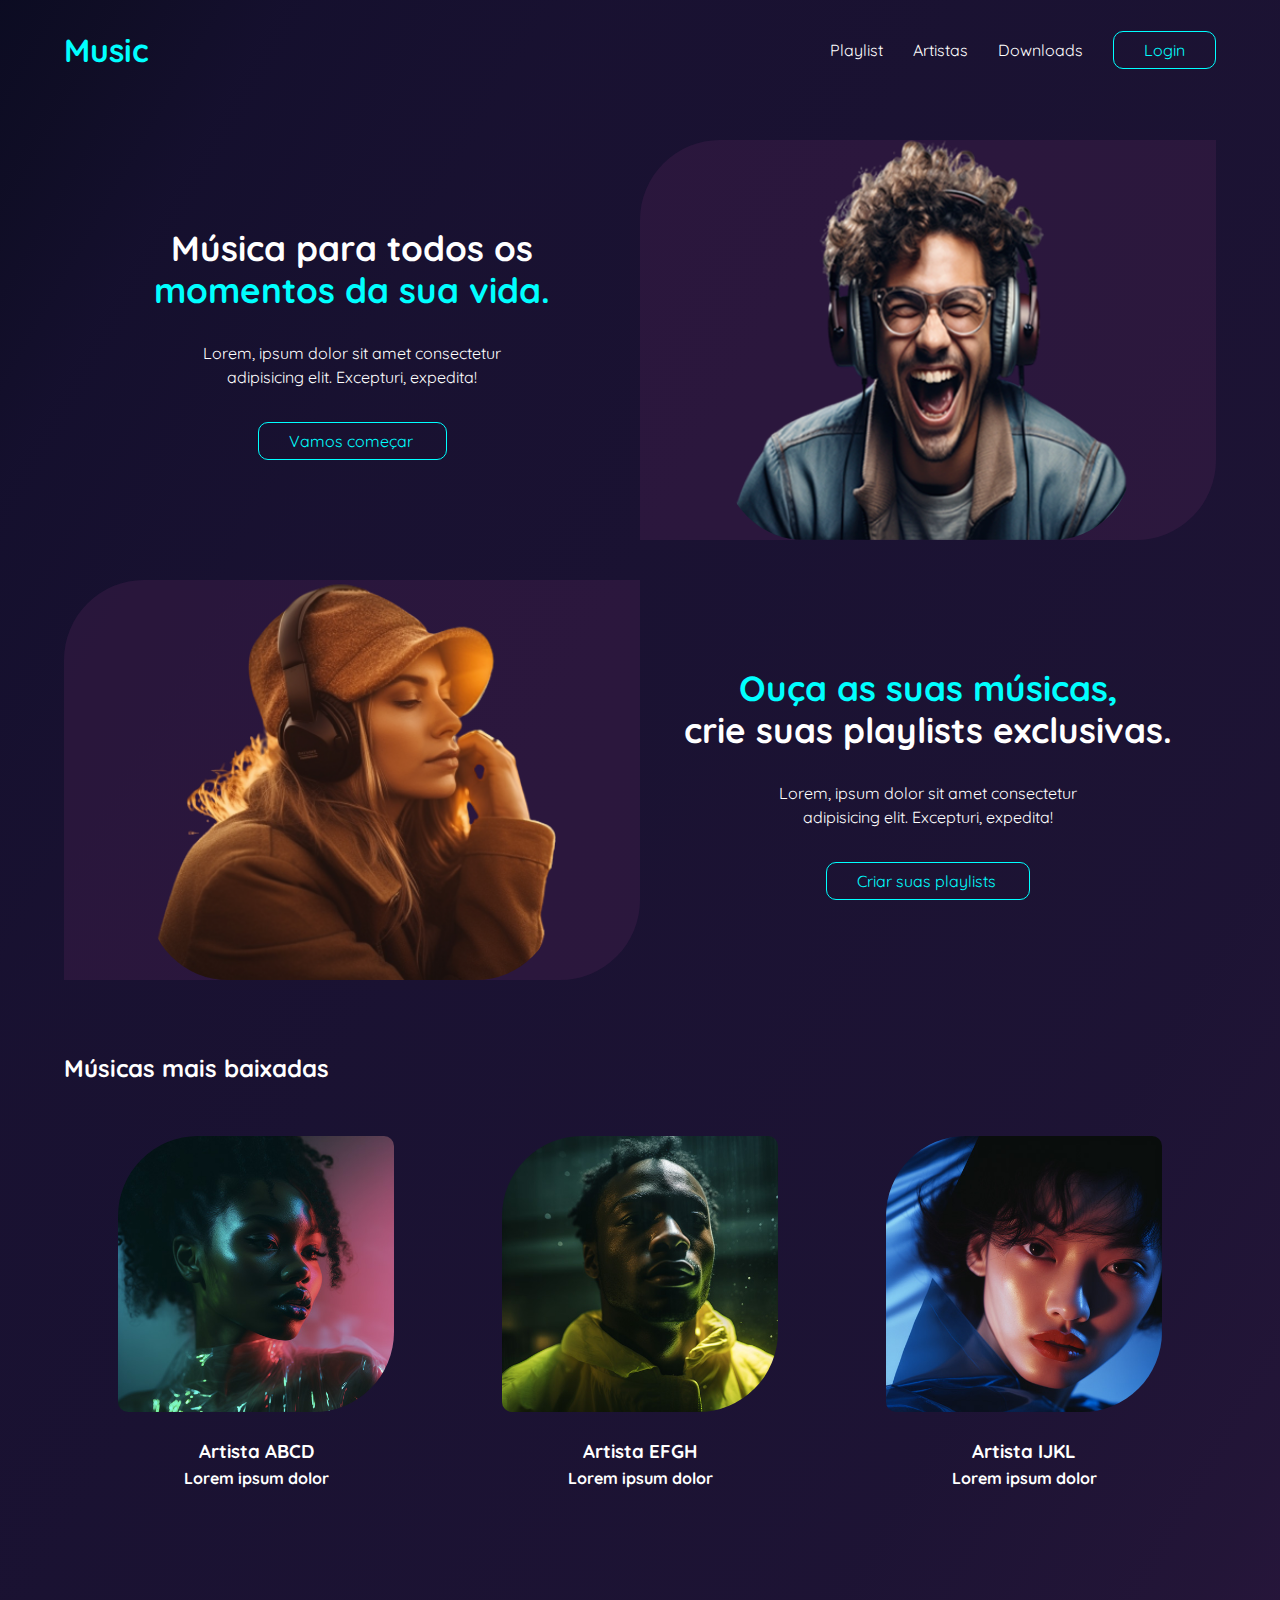
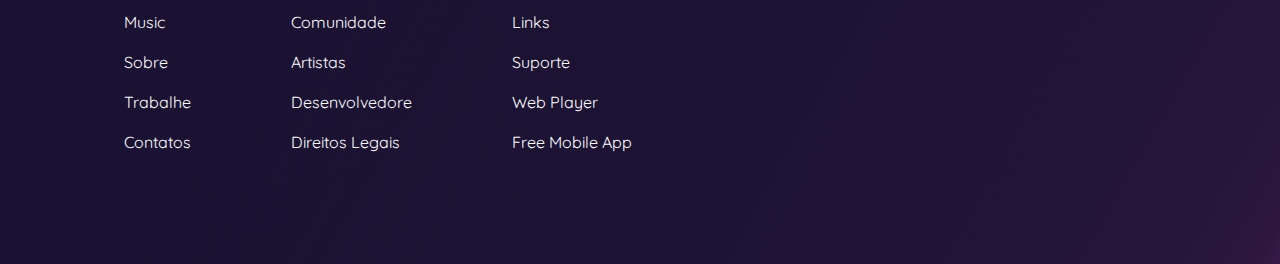
<file: Arthur Portfolio/src/ProjetoMyMusic/my-music-completo/my-music-completo/mymusic.html>
<!DOCTYPE html>
<html lang="pt-BR">

<head>
    <meta charset="UTF-8">
    <meta name="viewport" content="width=device-width, initial-scale=1.0">

    <!-- Gooogle fonts -->
    <link rel="preconnect" href="https://fonts.googleapis.com">
    <link rel="preconnect" href="https://fonts.gstatic.com" crossorigin>
    <link href="https://fonts.googleapis.com/css2?family=Quicksand:wght@500&display=swap" rel="stylesheet">

    <link rel="stylesheet" href="https://cdnjs.cloudflare.com/ajax/libs/font-awesome/6.4.2/css/all.min.css"
        integrity="sha512-z3gLpd7yknf1YoNbCzqRKc4qyor8gaKU1qmn+CShxbuBusANI9QpRohGBreCFkKxLhei6S9CQXFEbbKuqLg0DA=="
        crossorigin="anonymous" referrerpolicy="no-referrer" />

    <title>Live ADS - 01</title>

    <link rel="stylesheet" href="./css/base.css">
    <link rel="stylesheet" href="./css/styles.css">
</head>

<body>

    <header class="header-page">
        <h1 class="logo"><i class="fa-solid fa-headphones"></i> Music</h1>
        <nav>
            <ul class="nav-menu">
                <li><a href="#teste" class="item-menu">Playlist</a></li>
                <li><a href="#teste" class="item-menu">Artistas</a></li>
                <li><a href="#teste" class="item-menu">Downloads</a></li>
                <li><a href="" class="btn item-menu">Login</a></li>
            </ul>
        </nav>
        <div class="sanduiche">
            <span class="barra"></span>
            <span class="barra"></span>
            <span class="barra"></span>
        </div>
    </header>

    <section class="hero">
        <div class="hero-text order-1">
            <h2>Música para todos os</h2>
            <h2 class="title-color">momentos da sua vida.</h2>
            <p>Lorem, ipsum dolor sit amet consectetur adipisicing elit. Excepturi, expedita!</p>
            <a href="" class="btn">Vamos começar <i class="fa-solid fa-play"></i></a>
        </div>

        <div class="hero-image order-2">
            <img src="./images/user1.png" alt="">
        </div>
    </section>
    <section class="hero">
        <div class="hero-image order-4">
            <img src="./images/user2.png" alt="">
        </div>
        <div class="hero-text order-3">
            <h2 class="title-color">Ouça as suas músicas,</h2>
            <h2>crie suas playlists exclusivas.</h2>
            <p>Lorem, ipsum dolor sit amet consectetur adipisicing elit. Excepturi, expedita!</p>
            <a href="" class="btn">Criar suas playlists <i class="fa-solid fa-play"></i></a>
        </div>
    </section>


    <section class="artists">

        <h2>Músicas mais baixadas</h2>
        <div class="artists-list">
            <div class="artists-item">
                <img src="./images/artista1.jpg" alt="">
                <h3>Artista ABCD</h3>
                <h4>Lorem ipsum dolor</h4>
            </div>
            <div class="artists-item">
                <img src="./images/artista2.jpg" alt="">
                <h3>Artista EFGH</h3>
                <h4>Lorem ipsum dolor</h4>
            </div>
            <div class="artists-item">
                <img src="./images/artista3.jpg" alt="">
                <h3>Artista IJKL</h3>
                <h4>Lorem ipsum dolor</h4>
            </div>
        </div>
    </section>


    <footer class="footer">
        <div class="menu-footer">
            <nav>
                <ul>
                    <li><a href="">Music</a></li>
                    <li><a href="">Sobre</a></li>
                    <li><a href="">Trabalhe</a></li>
                    <li><a href="">Contatos</a></li>
                </ul>
            </nav>
            <nav>
                <ul>
                    <li><a href="">Comunidade</a></li>
                    <li><a href="">Artistas</a></li>
                    <li><a href="">Desenvolvedore</a></li>
                    <li><a href="">Direitos Legais</a></li>
                </ul>
            </nav>
            <nav>
                <ul>
                    <li><a href="">Links</a></li>
                    <li><a href="">Suporte</a></li>
                    <li><a href="">Web Player</a></li>
                    <li><a href="">Free Mobile App</a></li>
                </ul>
            </nav>           
        </div>

         <div class="social-area">
             <div>
                 <i class="fa-brands fa-instagram social"></i>
                 <i class="fa-brands fa-x-twitter social"></i>
                 <i class="fa-brands fa-discord social"></i>
             </div>             
         </div>

      
    </footer>


    <script src="./js/menu.js"></script>
</body>

</html>
</file>
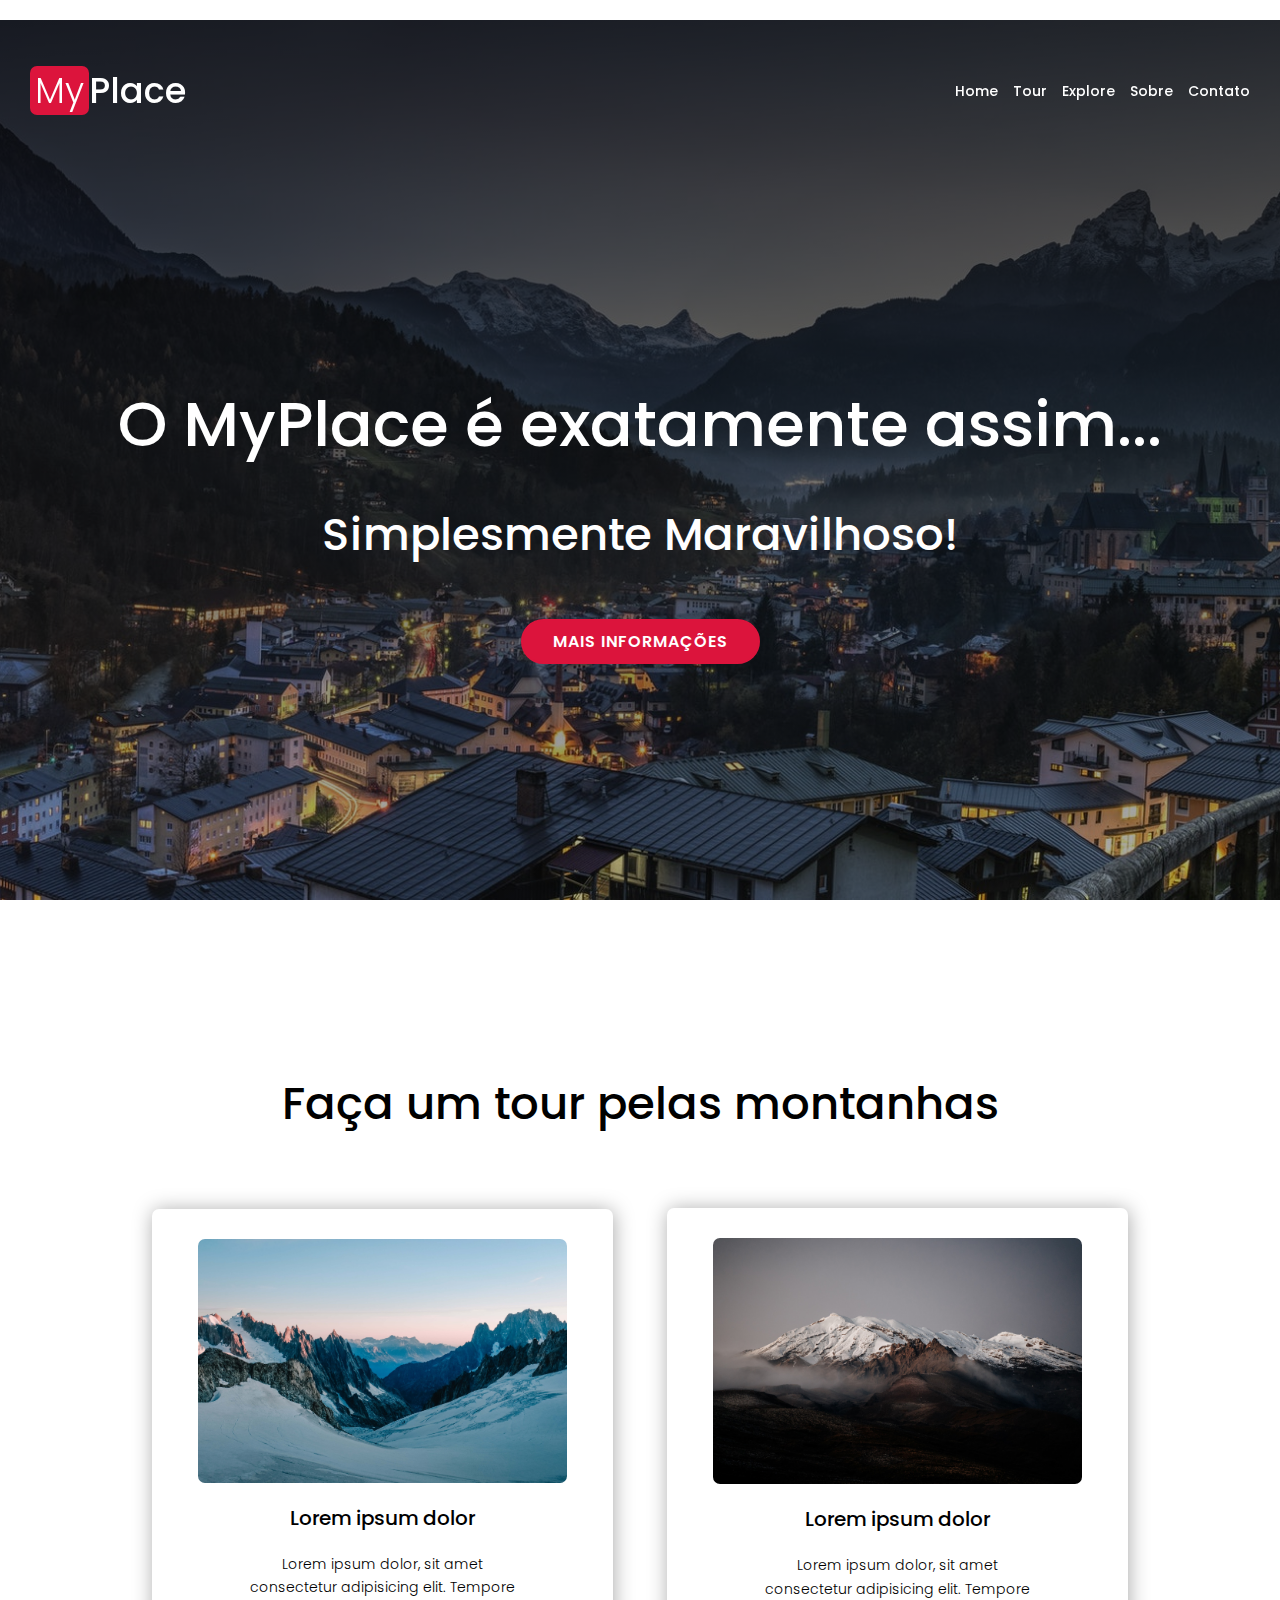
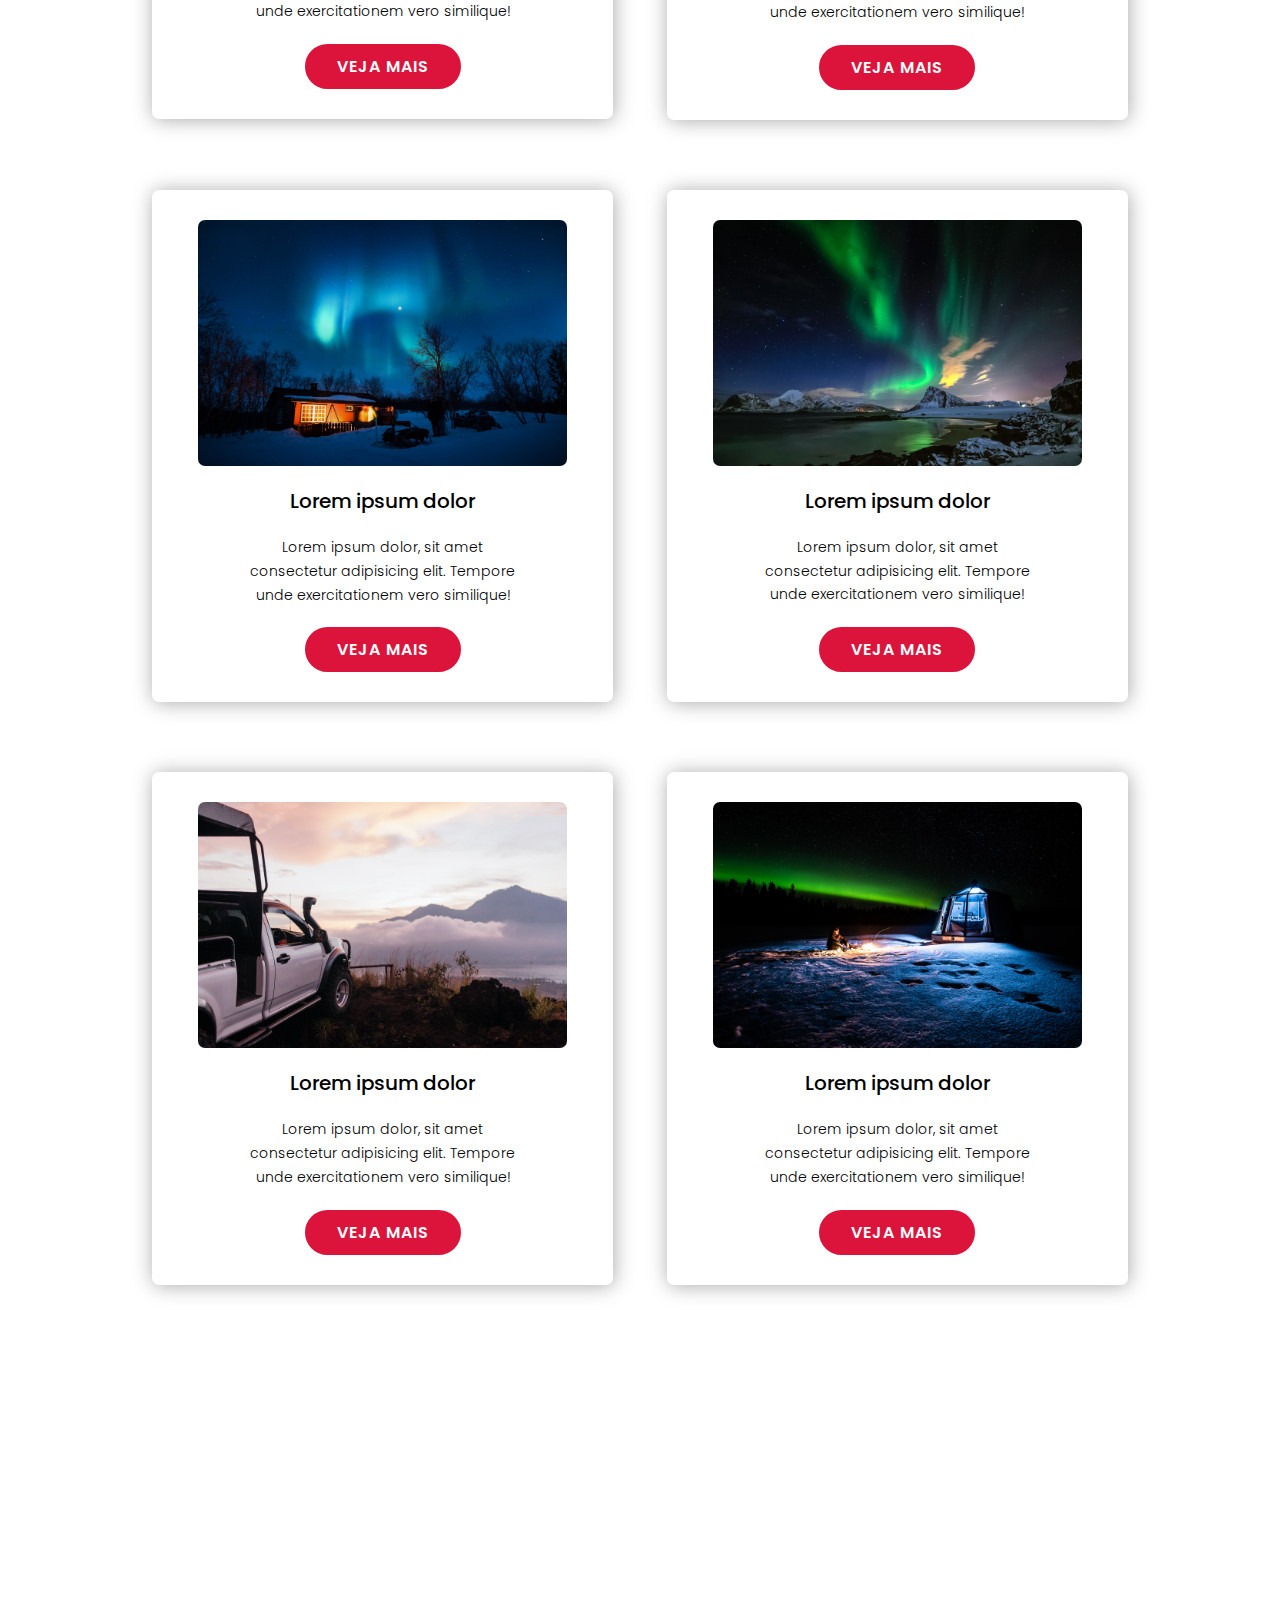
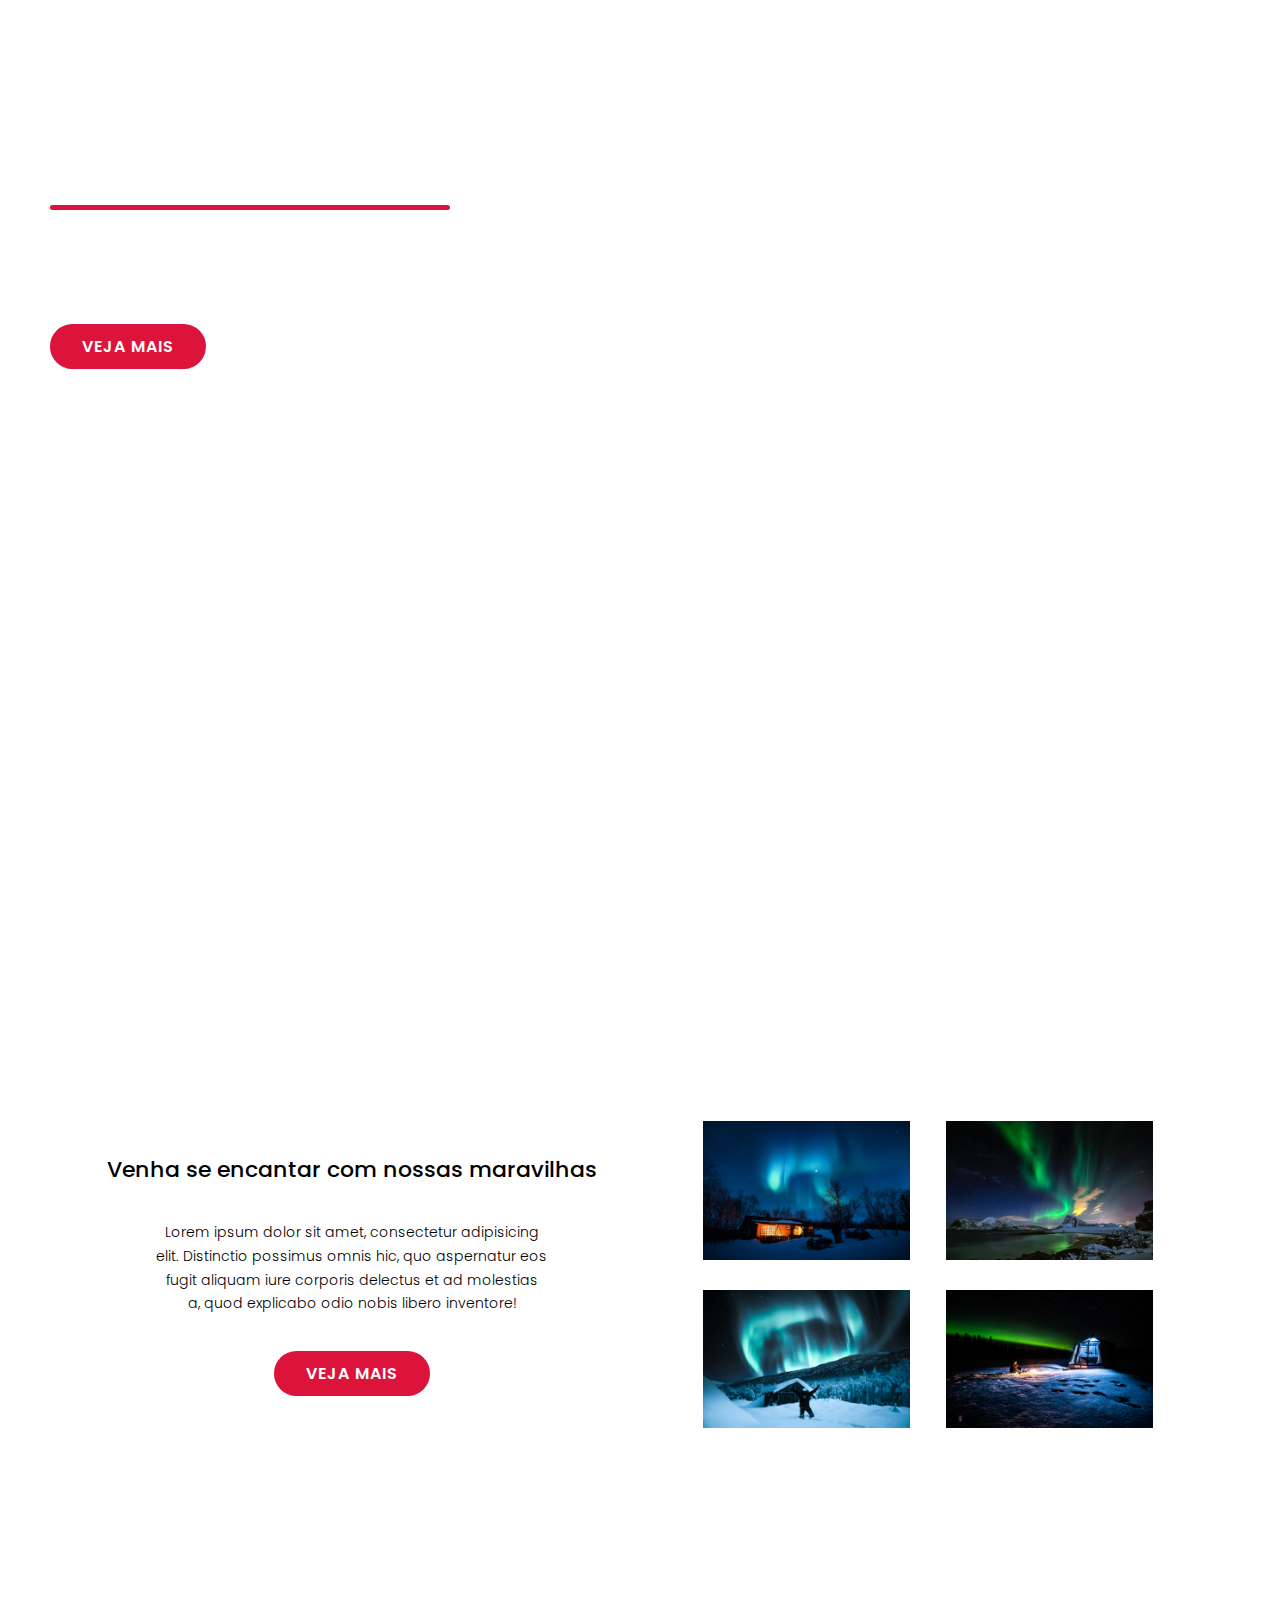
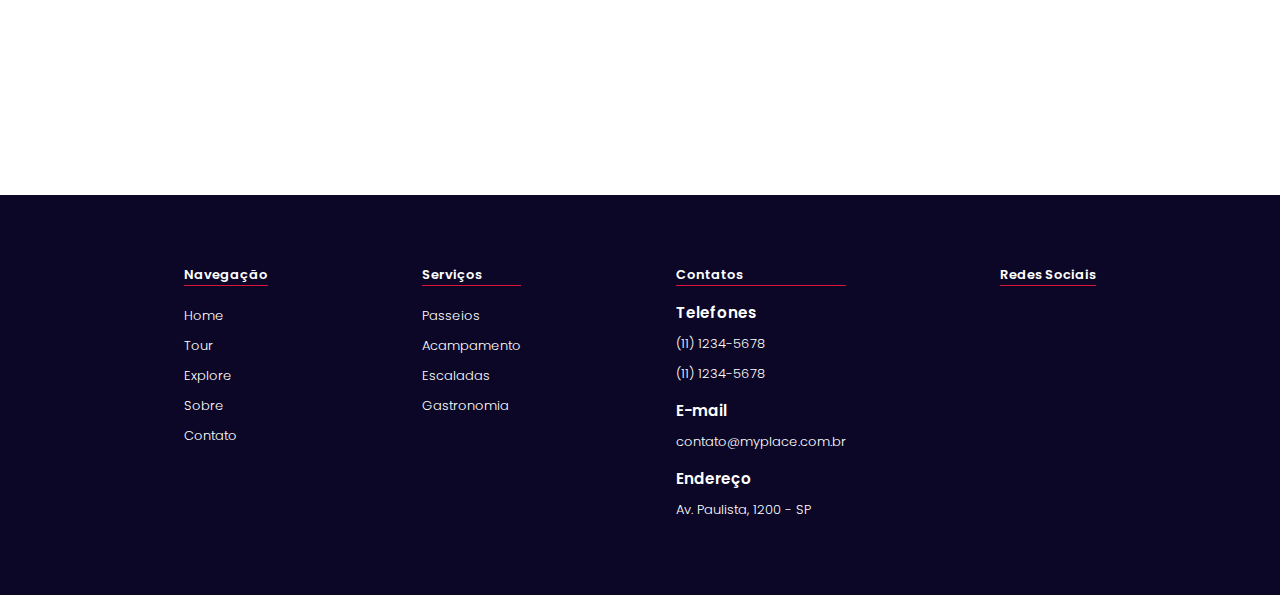
<file: Arthur Portfolio/src/ProjetoMyPlace/MyPlace 3004/Aula-3004/myplace.html>
<!DOCTYPE html>
<html lang="pt-br">

<head>
  <meta charset="UTF-8">
  <meta name="viewport" content="width=device-width, initial-scale=1.0">
  <title>MyPlace</title>

  <!-- imagem na aba do browser -->
  <link rel="shortcut icon" href="./images/inkcontober_mountain_mountain sunrise_trail_icon.png" type="image/x-icon">

  <!-- Chamada Font Awesome -->
  <link rel="stylesheet" href="https://cdnjs.cloudflare.com/ajax/libs/font-awesome/6.5.1/css/all.min.css"
    integrity="sha512-DTOQO9RWCH3ppGqcWaEA1BIZOC6xxalwEsw9c2QQeAIftl+Vegovlnee1c9QX4TctnWMn13TZye+giMm8e2LwA=="
    crossorigin="anonymous" referrerpolicy="no-referrer" />


  <!-- Chamada Font Google -->
  <link rel="preconnect" href="https://fonts.googleapis.com">
  <link rel="preconnect" href="https://fonts.gstatic.com" crossorigin>
  <link
    href="https://fonts.googleapis.com/css2?family=Poppins:ital,wght@0,100;0,200;0,300;0,400;0,500;0,600;0,700;0,800;0,900;1,100;1,200;1,300;1,400;1,500;1,600;1,700;1,800;1,900&display=swap"
    rel="stylesheet">

  <!-- chamadas css -->
  <link rel="stylesheet" href="./css/base.css">
  <link rel="stylesheet" href="./css/menu_hero.css">
  <link rel="stylesheet" href="./css/cards.css">
  <link rel="stylesheet" href="./css/explore.css">
  <link rel="stylesheet" href="./css/sobre.css">
  <link rel="stylesheet" href="./css/contato.css">
  
</head>

<body>
  <!-- 1a. quebra da página - menu e hero -->
  <div class="container" id="home">
    <div class="header">
      <h1><span class="logo">My</span>Place</h1>
      <nav>
        <ul>
          <li><a href="#home">Home</a></li>
          <li><a href="#tour">Tour</a></li>
          <li><a href="#explore">Explore</a></li>
          <li><a href="#sobre">Sobre</a></li>
          <li><a href="#contato">Contato</a></li>
        </ul>
      </nav>
    </div>

    <div class="hero">
      <h2>O MyPlace é exatamente assim...</h2>
      <h3>Simplesmente Maravilhoso!</h3>
      <a href="" class="btn">Mais informações
        <span class="fa-solid fa-circle-arrow-down arrow-down"></span>
      </a>
    </div>

  </div>
  <!-- Fim 1a. quebra da página - menu e hero -->

  <!-- área de cards -->
  <div class="cards" id="tour">
    <h2>Faça um tour pelas montanhas</h2>

    <div class="card-list">

      <!---------- 1o.card -------------->
      <div class="card-item">
        <img src="./images/pexels-francesco-ungaro-2835436.jpg" alt="Imagem da montanha XPTO">
        <h3>Lorem ipsum dolor</h3>
        <p>
          Lorem ipsum dolor, sit amet consectetur adipisicing elit. Tempore unde exercitationem vero similique!
        </p>
        <a href="" class="btn">Veja Mais</a>
      </div>
      <!---------- Fim 1o.card ---------->

      <!---------- 2o.card -------------->
      <div class="card-item">
        <img src="./images/pexels-roberto-shumski-5555192.jpg" alt="Imagem da montanha XPTO">
        <h3>Lorem ipsum dolor</h3>
        <p>
          Lorem ipsum dolor, sit amet consectetur adipisicing elit. Tempore unde exercitationem vero similique!
        </p>
        <a href="" class="btn">Veja Mais</a>
      </div>
      <!---------- Fim 2o.card ---------->

      <!---------- 3o.card -------------->
      <div class="card-item">
        <img src="./images/pexels-stefan-stefancik-91216.jpg" alt="Imagem da montanha XPTO">
        <h3>Lorem ipsum dolor</h3>
        <p>
          Lorem ipsum dolor, sit amet consectetur adipisicing elit. Tempore unde exercitationem vero similique!
        </p>
        <a href="" class="btn">Veja Mais</a>
      </div>
      <!---------- Fim 3o.card ---------->

      <!---------- 4o.card -------------->
      <div class="card-item">
        <img src="./images/pexels-stein-egil-liland-5704789.jpg" alt="Imagem da montanha XPTO">
        <h3>Lorem ipsum dolor</h3>
        <p>
          Lorem ipsum dolor, sit amet consectetur adipisicing elit. Tempore unde exercitationem vero similique!
        </p>
        <a href="" class="btn">Veja Mais</a>
      </div>
      <!---------- Fim 4o.card ---------->

      <!---------- 5o.card -------------->
      <div class="card-item">
        <img src="./images/pexels-julia-volk-5769320.jpg" alt="Imagem da montanha XPTO">
        <h3>Lorem ipsum dolor</h3>
        <p>
          Lorem ipsum dolor, sit amet consectetur adipisicing elit. Tempore unde exercitationem vero similique!
        </p>
        <a href="" class="btn">Veja Mais</a>
      </div>
      <!---------- Fim 5o.card ---------->

      <!---------- 6o.card -------------->
      <div class="card-item">
        <img src="./images/pexels-tuomas-haapala-7223461.jpg" alt="Imagem da montanha XPTO">
        <h3>Lorem ipsum dolor</h3>
        <p>
          Lorem ipsum dolor, sit amet consectetur adipisicing elit. Tempore unde exercitationem vero similique!
        </p>
        <a href="" class="btn">Veja Mais</a>
      </div>
      <!---------- Fim 6o.card ---------->
    </div>
  </div>
  <!-- Fim área de cards -->

  <!---------------------- explore de imagens ---------------------->
  <div class="explore" id="explore">
    <h2>Explore nosso mundo</h2>
    <div class="line"></div>
    <p>Lorem ipsum dolor sit amet consectetur adipisicing elit. Animi dignissimos incidunt magnam, aspernatur nulla consequuntur.</p>
    <a href="" class="btn">Veja Mais</a>
  </div>
  <!---------------------- Fim explore de imagens ---------------------->

  <!----------------------   sobre   ---------------------->
  <div class="sobre" id="sobre">

    <div class="sobre-texto order-1">
      <h3>Venha se encantar com nossas maravilhas</h3>
      <p>
        Lorem ipsum dolor sit amet, consectetur adipisicing elit. Distinctio possimus omnis hic, quo aspernatur eos fugit aliquam iure corporis delectus et ad molestias a, quod explicabo odio nobis libero inventore!
      </p>
      <a href="" class="btn">Veja Mais</a>
    </div>

    <div class="sobre-imagem order-2">

      <figure>        
        <img src="./images/pexels-stefan-stefancik-91216.jpg" alt="Aurora Boreal">
        <img src="./images/pexels-stein-egil-liland-5704789.jpg" alt="Aurora Boreal">
        <img src="./images/pexels-tobias-bj¢rkli-1693085 (1).jpg" alt="Aurora Boreal">
        <img src="./images/pexels-tuomas-haapala-7223461.jpg" alt="Aurora Boreal">
      </figure>
        
    </div>
  </div>
  <!---------------------- Fim sobre ---------------------->

  <!----------------------   Contato   ---------------------->
  <footer class="contato" id="contato">

    <div class="footer-items">
      <h4>Navegação</h4>
      <nav>
        <ul class="nav-footer">
          <li><a href="">Home</a></li>
          <li><a href="">Tour</a></li>
          <li><a href="">Explore</a></li>
          <li><a href="">Sobre</a></li>
          <li><a href="">Contato</a></li>
        </ul>
      </nav>
    </div>

    <div class="footer-items">
      <h4>Serviços</h4>
      <nav>
        <ul class="nav-footer">
          <li><a href="">Passeios</a></li>
          <li><a href="">Acampamento</a></li>
          <li><a href="">Escaladas</a></li>
          <li><a href="">Gastronomia</a></li>
        </ul>
      </nav>      
    </div>

    <div class="footer-items">
      <h4>Contatos</h4>      
      <h3>Telefones</h3>
      <p>(11) 1234-5678</p>     
      <p>(11) 1234-5678</p>     

      <h3>E-mail</h3>
      <p>contato@myplace.com.br</p>

      <h3>Endereço</h3>
      <address>Av. Paulista, 1200 - SP</address>
    </div>

    <div class="footer-items">
      <h4>Redes Sociais</h4>      
      <div>
        <a href=""><i class="fa-brands fa-instagram"></i></a>
        <a href=""><i class="fa-brands fa-x-twitter"></i></a>
        <a href=""><i class="fa-brands fa-youtube"></i></a>
      </div>
    </div>
  </footer>
  <!---------------------- Fim Contato ---------------------->

<script src="./js/scroll.js"></script>

</body>

</html>
</file>
<file: Arthur Portfolio/src/ProjetoMyMusic/my-music-completo/my-music-completo/css/base.css>
:root {
    --body-font: 'Quicksand', sans-serif;
    --color-blue-200: #00ffff;
    --color-blue-400: #0C0C23;
    --color-purple: hsla(287, 44%, 21%, 0.418);
    --color-light: #ffffff;
    --body-gradient: linear-gradient(120deg,
            hsl(240deg 49% 9%) 0%,
            hsl(245deg 47% 10%) 5%,
            hsl(250deg 49% 12%) 12%,
            hsl(254deg 48% 13%) 26%,
            hsl(258deg 46% 14%) 75%,
            hsl(264deg 45% 15%) 90%,
            hsl(268deg 47% 16%) 96%,
            hsl(274deg 46% 17%) 99%,
            hsl(278deg 45% 19%) 100%,
            hsl(283deg 45% 20%) 100%,
            hsl(287deg 44% 21%) 100%);
}

*,
*::before,
*::after {
    box-sizing: border-box;
}

* {
    margin: 0;
    padding: 0;
}

html {
    font-size: 62.5%;
}

img, picture, video, canvas, svg {
    display: block;
    max-width: 100%;
}

ul, ol {
    list-style: none;
}

a {
    text-decoration: none;
    color: var(--color-light);
}

a:hover {
    color: var(--color-blue-200);
}
</file>
<file: Arthur Portfolio/src/ProjetoMyMusic/my-music-completo/my-music-completo/css/styles.css>
body {
    font-size: 1.6rem;
    font-family: var(--body-font);
    line-height: 1.5;
    background-image: var(--body-gradient);
    min-height: 100vh;
    color: var(--color-light);
}


.header-page {
    width: 90%;
    margin: auto;
    height: 100px;
    display: flex;
    flex-direction: row;
    justify-content: space-between;
    align-items: center;
}

.logo {
    color: var(--color-blue-200);
    position: relative;
    z-index: 2;
}

.header-page ul {
    display: flex;
    column-gap: 3rem;
}

.header-page a {
    transition: .5s;
}

.btn {
    color: var(--color-blue-200);
    border: 1px solid var(--color-blue-200);
    padding: .8rem 3rem;
    border-radius: 1rem;
    transition: .5s;
}

.btn:hover {
    background-color: var(--color-light);
    border-color: var(--color-light);
    color: var(--color-blue-400);
}

.fa-play {
    margin-left: 3px;
}

/* menu sanduíche */
.sanduiche {
    display: none;
    cursor: pointer;
    position: relative;
    z-index: 2;
}

.barra {
    display: block;
    width: 3rem;
    height: .3rem;
    background-color: var(--color-blue-200);
    margin: .5rem auto;
    border-radius: 7px;
    transition: .5s;
}

.hero {
    width: 90%;
    margin: 4rem auto;
    display: grid;
    grid-template-columns: repeat(2, 1fr);
    text-align: center;
    align-items: center;
    justify-items: center;

}

.order-1 {
    order: 1;
}
.order-2 {
    order: 2;
}
.order-3 {
    order: 4;
}
.order-4 {
    order: 3;
}

.hero-text h2 {
    font-size: 3.5rem;
    line-height: 1.2;
}

.title-color{
    color: var(--color-blue-200);
}

.hero-text p {
    margin: 3rem auto 4rem;
    width: 60%;

}

.hero-image {
    background-color: var(--color-purple);
    border-radius: 80px 0 80px 0;
    width: 100%;
    height: 400px;
    display: flex;
    justify-content: center;

}

.hero-image img {
    transition: .5s;
    border-radius: 0 0 80px 80px;

}

.hero-image img:hover {
    cursor: pointer;
    animation: photo .9s ease-in-out infinite;
}

@keyframes photo {

    0%,
    100% {
        transform: scale(1);
    }

    50% {
        transform: scale(1.1);
        filter: drop-shadow(#883fc7 0 0 2rem);
    }
}


.artists {
    width: 90%;
    margin: 7rem auto;    
}

.artists h2 {
    margin-bottom: 2rem;
}
.artists-list {
    width: 100%;
    display: flex;
    align-items: center;
    justify-content: space-around;
    flex-wrap: wrap;  
}

.artists-item {
    width: 30%;
    margin: 3rem 0;
    display: flex;
    flex-direction: column;
    align-items: center; 
}

.artists-item img {
    width: 80%;
    border-radius: 80px 10px 80px 10px;
    transition: .5s;
}

.artists-item img:hover {
    transform: scale(1.1);
}

.artists-item h3 {
    margin-top: 2.5rem;
}

.footer {    
    width: 90%;
    margin: 7rem auto 1rem;
    padding: 2rem 6rem;
 
}

.menu-footer{   
    display: flex;
    /* justify-content: space-between; */
    margin-bottom: 5rem;
    flex-wrap: wrap;
    gap: 10rem;
}   

.menu-footer ul {
    display: flex;
    flex-direction: column;
    row-gap: 1.6rem;
}


.social-area {
    display: flex;
    flex-direction: column;   
    justify-content: space-evenly;
    gap: 1rem;
}

.social {
    color: var(--color-blue-200);
    border-radius: 7px;
    font-size: 2rem;
}

.social:not(:last-child){
    margin-right: 2rem;
}

/* @media(width <= 1024px) */
@media(max-width:1024px) {
    .sanduiche {
        display: block;
    }

    .nav-menu {
        width: 100%;
        position: fixed;
        z-index: 1;
        left: 0;
        top: -900px;
        gap: 0;
        text-align: center;
        flex-direction: column;
        justify-content: center;
        height: 100vh;
        transition: .5s;
        background-image: var(--body-gradient)
    }


    .nav-menu li {
        margin: 2rem 0;
    }

    .nav-menu a:hover {
        border-bottom: 3px solid var(--color-yellow);
    }

    .active {
        top: 0;
    }

    header li:hover::after {
        width: 0;
    }

    .sanduiche.active .barra:first-child {
        transform: translateY(8px) rotate(360deg) rotate(45deg);
    }

    .sanduiche.active .barra:nth-child(2) {
        opacity: 0;
    }

    .sanduiche.active .barra:last-child {
        transform: translateY(-8px) rotate(-360deg) rotate(-45deg);
    }


    .hero {
        grid-template-columns: 1fr;
    }

    .hero-text,
    .hero-image {
        margin: 20px 0;
    }

    .order-3 {
        order: 3;
    }

    .order-4 {
        order: 4;
    }

}
/* @media(width <= 900px) */
@media(max-width: 900px) {
    .artists-item {
        width: 45%;
    }

    .menu-footer {
        justify-content: space-evenly;
        gap: 7rem
    }



}
/* @media(width <=700px) */
@media(max-width: 700px) {
    .artists-item {
        width: 90%;

    }
     .menu-footer {
         align-items: center;
         text-align: center;
     }
}
</file>
<file: Arthur Portfolio/src/ProjetoMyPlace/MyPlace 3004/Aula-3004/css/base.css>
:root {
    --color-light: #ffffff;
    --color-dark: #000000;
    --color-fiap: #dc143c;
    --color-blue: #0c0727;
    --font-body: "Poppins", sans-serif;
}

html {
    scroll-behavior: smooth;
    font-size: 62.5%;
}

/* reset CSS */
* {
    margin: 0;
    padding: 0;
    box-sizing: border-box;
    font-family: var(--font-body);
    font-weight: 300;
}

body {
    font-size: 1.6rem;
}

a {
    text-decoration: none;
    color: var(--color-light);
}

ul,
ol {
    list-style: none;
}

img {
    max-width: 100%;
    display: block;
}
</file>
<file: Arthur Portfolio/src/ProjetoMyPlace/MyPlace 3004/Aula-3004/css/menu_hero.css>
.container {
    width: 100%;
    height: 100rem;
    background-image: linear-gradient(to bottom, rgba(0, 0, 0, 0.8), rgba(0, 0, 0, 0.3)),
        url(../images/pexels-felix-mittermeier-957002.jpg);
    background-repeat: no-repeat;
    background-size: cover;
    background-position: 50%;
    background-attachment: fixed;
    display: flex;
    flex-direction: column;
}

/* header da página */
.header {
    width: 100%;
    height: 10rem;
    padding: 0 3rem;
    display: flex;
    flex-wrap: wrap;
    justify-content: space-between;
    align-items: center; 
    position: fixed;  
    z-index: 1; 
    transition: .5s;
}


.active-scroll {
    background-color:  rgba(1, 1, 68, .8);
}


.header h1 {
    color: var(--color-light);
    font-size: 3.5rem;
    font-weight: 500;
}

.logo {
    /* border: 1px solid #dc143c; */
    background-color: var(--color-fiap);
    padding: 0 5px;
    /* border-radius: 7px 80px 80px 80px; */
    border-radius: 7px;
}

.header ul {
    display: flex;
    gap: 1.5rem;
}

.header a {
    font-weight: 500;
    transition: 0.5s;
    font-size: 1.4rem;
}

.header a:hover {
    color: var(--color-fiap);
}
/********************* fim header *********************/


/********************* hero *************************/
.hero {
    /* background-color: #dc143c; */
    /* height: calc(100vh - 100px); */
    height: 100rem;
    display: flex;
    flex-direction: column;
    align-items: center;
    justify-content: center;
    gap: 3rem;
    color: var(--color-light);
    text-align: center;
}

.hero h2 {
    font-size: clamp(2.4rem, 7vmin, 10vmin);
    font-weight: 500;
    text-wrap: balance;
}

.hero h3 {
    font-size: clamp(2rem, 5vmin, 8vmin);
    font-weight: 500;
    margin-bottom: 2rem;
}

.btn {
    border: 2px solid var(--color-fiap);
    padding: .8rem 3rem;
    background-color: var(--color-fiap);
    border-radius: 7rem;
    font-weight: 600;
    text-transform: uppercase;
    letter-spacing: 1px;
    transition: 0.5s;
}

.btn:hover {
    background-color: transparent;
    border-color: var(--color-light);
}

.btn:hover .arrow-down {
    animation: arrow 1s infinite ease-out;
}

/* Animação com keyframes */
@keyframes arrow {
    0% {
        transform: translateY(0);
    }

    50% {
        transform: translateY(-5px);
    }

    100% {
        transform: translateY(5px);
    }
}

/********************* fim hero *********************/

@media(max-width: 768px){
    .header {
        justify-content: space-evenly;
    }

}
</file>
<file: Arthur Portfolio/src/ProjetoMyPlace/MyPlace 3004/Aula-3004/css/cards.css>
/********************** cards **********************/
.cards {
    width: 80%;
    min-height: 100rem;
    margin: 5rem auto;
    text-align: center;
}

.cards h2 {
    font-size: clamp(2rem, 5vmin, 8vmin);
    font-weight: 500;
    margin-bottom: 5rem;

}

.card-list {
    width: 100%;
    display: flex;
    flex-wrap: wrap;
    align-items: center;
    justify-content: space-evenly;
    gap: 3rem;
}

.card-item {
    padding: 3rem 0;
    width: 45%;
    display: flex;
    flex-direction: column;
    align-items: center;
    justify-content: center;
    gap: 2rem;
    box-shadow: 1px 1px 2rem #aaa;
    border-radius: 7px;
    transition: .5s;
}

.card-item:hover {
    transform: scale(1.1);
}

.card-item img {
    width: 80%;
    border-radius: 7px;
}

.card-item h3 {
    font-size: 2rem;
    font-weight: 500;
}

.card-item p {
    font-size: 1.4rem;
    text-wrap: balance;
    width: 80%;
    line-height: 1.7;
}

.card-item .btn:hover {
    color: var(--color-fiap);
    border-color: var(--color-fiap);
}

/* Responsivo */
@media(max-width: 768px){

    .card-item {
        width: 85%;        
    }

}
</file>
<file: Arthur Portfolio/src/ProjetoMyPlace/MyPlace 3004/Aula-3004/css/explore.css>
/************************** explore **************************/
.explore {
    width: 100%;
    min-height: 100rem;
    background-image: linear-gradient(to bottom, rgba(0, 0, 0, 0.8), rgba(0, 0, 0, 0.3)),
        url(../images/pexels-kleber-m-ortiz-4028995.jpg);
    background-repeat: no-repeat;
    background-size: cover;
    background-position: 50%;
    background-attachment: fixed;
    display: flex;
    flex-direction: column;
    justify-content: center;
    align-items: flex-start;
    gap: 1rem;
    color: var(--color-light);
    padding-left: 5rem;

    & h2 {
        font-size: 4rem;
        font-weight: 500;
    }

    & p {
        width: 60%;
        line-height: 1.7;
        font-weight: 500;
        margin-bottom: 2rem;
    }
}


.line {
    width: 40rem;
    height: .5rem;
    background-color: var(--color-fiap);
    border-radius: 1rem;
    margin-top: -.5rem;
}

/* @media(max-width: 768px){ */
 @media(width <= 768px) {
    .line {
        width: 20rem;
    }

    .explore p {
        width: 90%;
    }

}



/************************** fim explore **********************/
</file>
<file: Arthur Portfolio/src/ProjetoMyPlace/MyPlace 3004/Aula-3004/css/sobre.css>
/************************** sobre **************************/
.sobre {
    width: 100%;
    min-height: 100rem;
    display: flex;
    flex-wrap: wrap;
    align-items: center;
    justify-content: center;
    text-align: center;

}

.sobre-texto {
    /* flex: 1; */
    width: 45%;
    display: flex;
    flex-direction: column;
    align-items: center;
    justify-content: center;
    gap: 3.5rem;
    text-align: center;

    & h3 {
        font-size: 2.2rem;
        font-weight: 500;
    }

    & p {
        width: 80%;
        text-align: center;
        text-wrap: balance;
        font-size: 1.4rem;
        line-height: 1.7;
    }

    & .btn:hover {
        border-color: var(--color-fiap);
        color: var(--color-fiap);
    }
}

.sobre-imagem {
    /* flex: 1; */
    width: 45%;
    display: flex;
    align-items: center;
    justify-content: center;

    & figure {
        width: 80%;
        display: flex;
        flex-wrap: wrap;
        gap: 3rem;
        justify-content: space-evenly;

        & img {
            width: 45%;
            object-fit: cover;

        }
    }
}

.order-1 {
    order: 1;
}

.order-2 {
    order: 2;
}

@media(max-width: 1024px) {

    .sobre-texto,
    .sobre-imagem {
        width: 90%;
    }

    /* .order-1 {
        order: 2;
    }

    .order-2 {
        order: 1;
    } */

}


/************************** fim sobre **************************/
</file>
<file: Arthur Portfolio/src/ProjetoMyPlace/MyPlace 3004/Aula-3004/css/contato.css>
/************************** contato **************************/
.contato {
    width: 100%;
    min-height: 400px;
    background-color: var(--color-blue);
    color: var(--color-light);
    display: flex;
    flex-wrap: wrap;
    justify-content: space-evenly;
    padding: 5rem 3rem;
    font-size: 1.3rem;   
}

.nav-footer, div {
    margin: 2rem 0 ;
}

.nav-footer li {
    margin: 10px 0;
}


.nav-footer a:hover {
    color: var(--color-fiap);    
}

.fa-brands {
    margin: 0 10px;
}

.fa-brands:hover {
    color: var(--color-fiap);    
}

.footer-items h4 {
    margin-bottom: 1rem;
    border-bottom: 1px solid var(--color-fiap);
    font-weight: 600;
}

.footer-items h3 {
    font-weight: 600;
    margin: 1.5rem 0 1rem;    
}

.footer-items p {
    margin: 1rem 0;
}

.footer-items address {
    font-style: normal;
}

@media(max-width: 1024px){
    .footer-items {
        width: 40%;
    }
}
@media(max-width: 450px){
    .footer-items {
        width: 90%;
    }
}

/************************** fim contato **************************/
</file>
